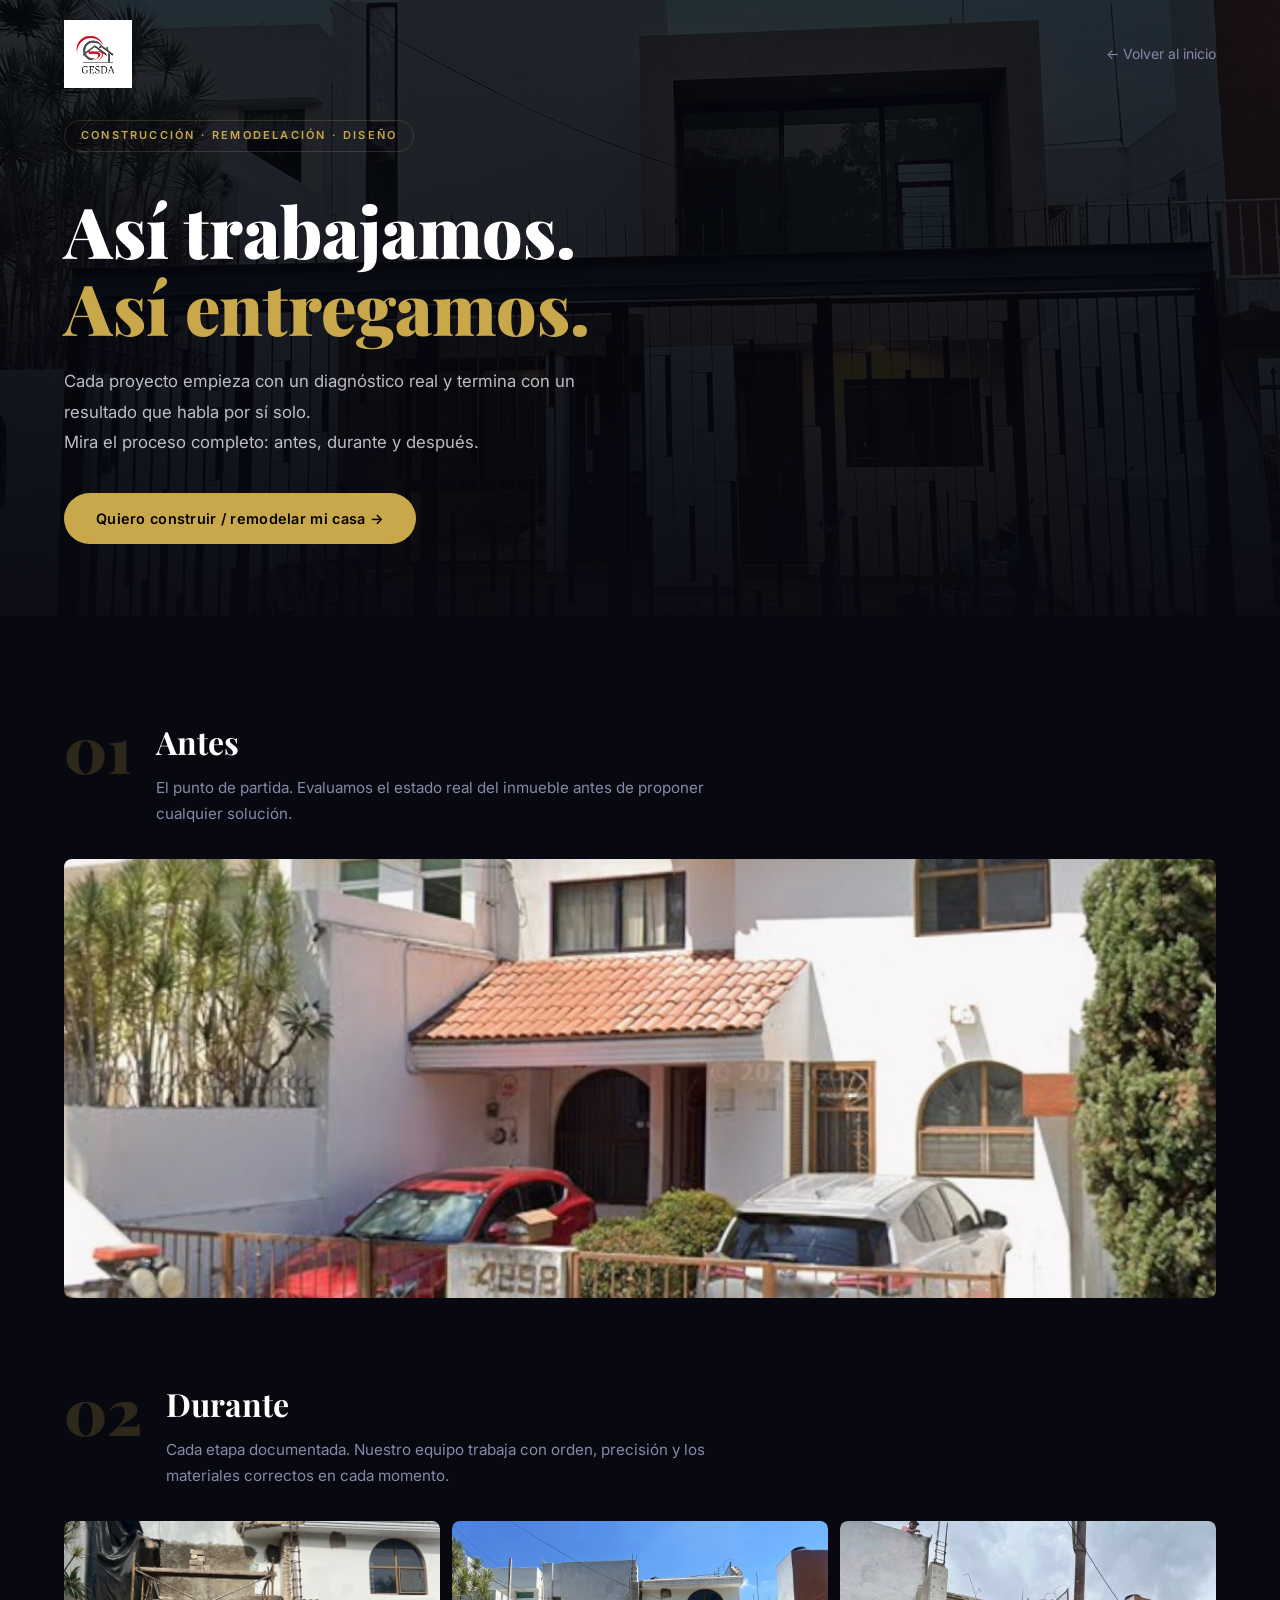
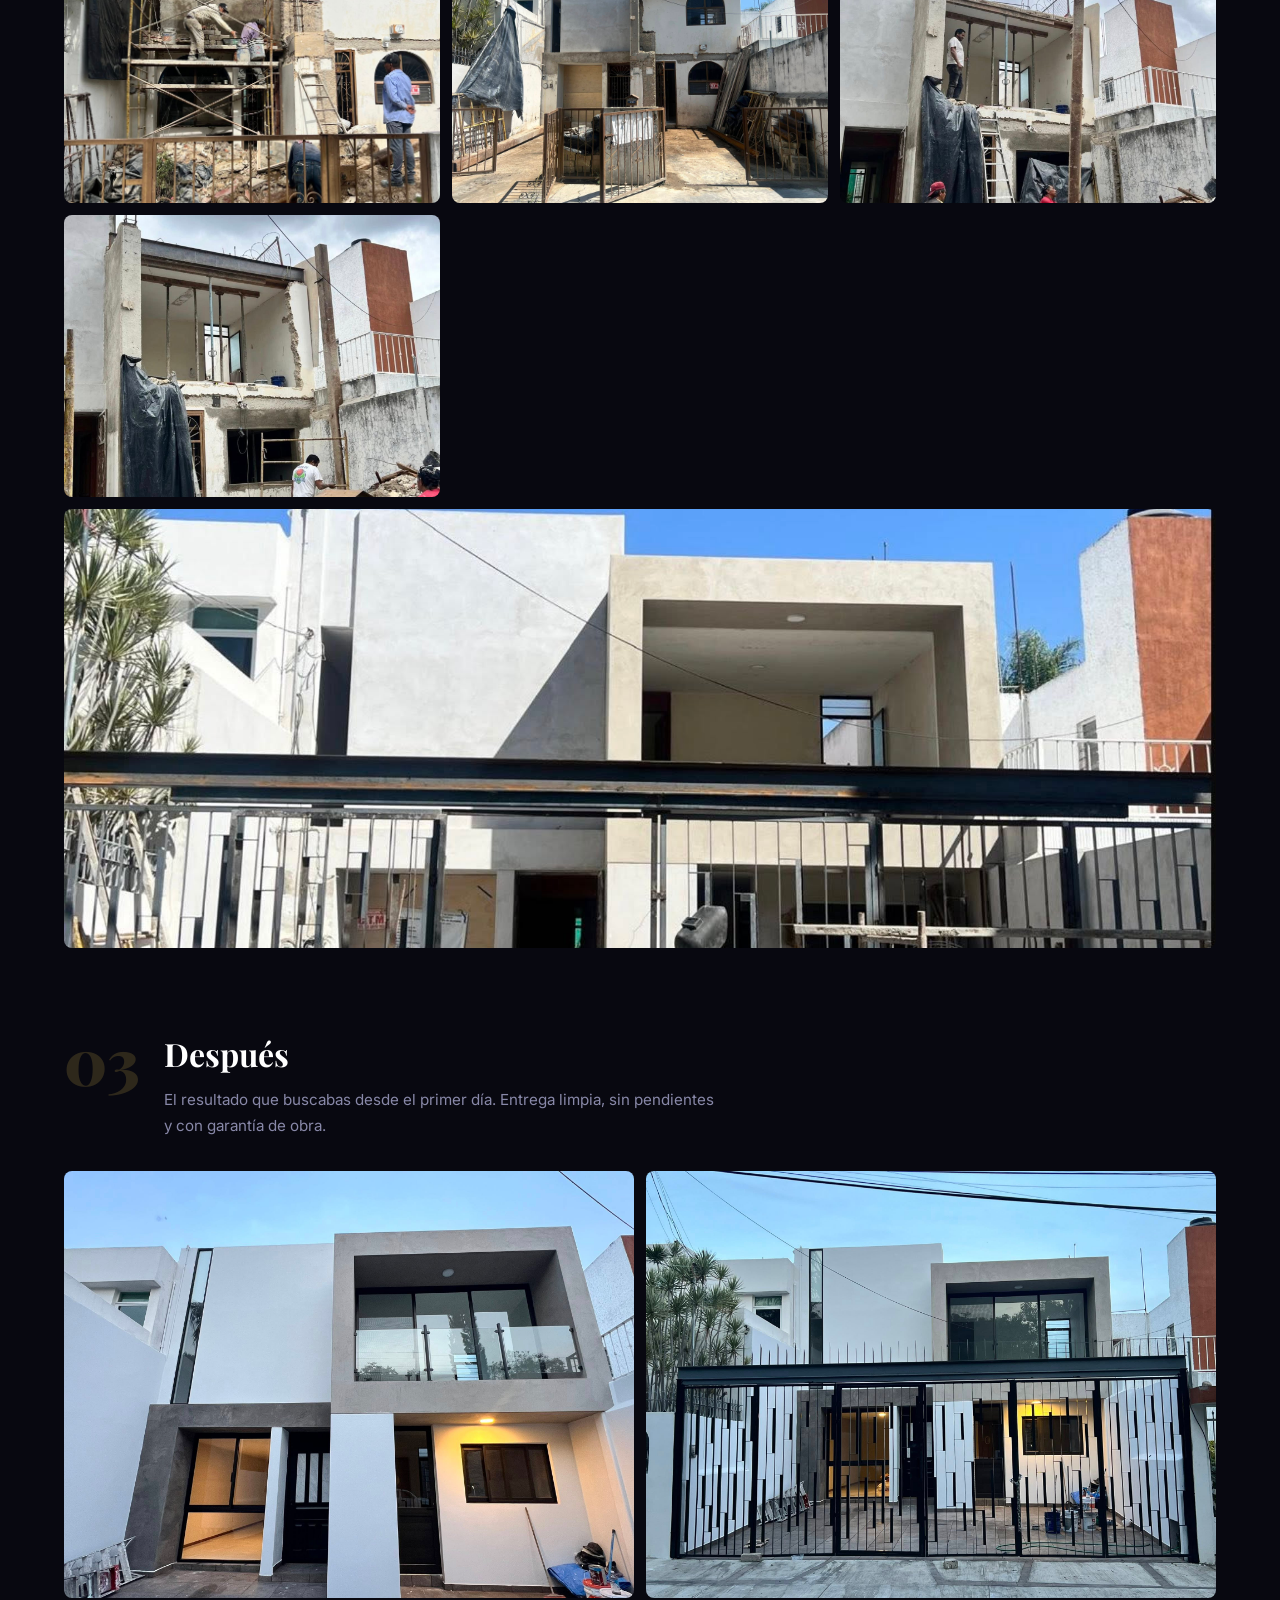
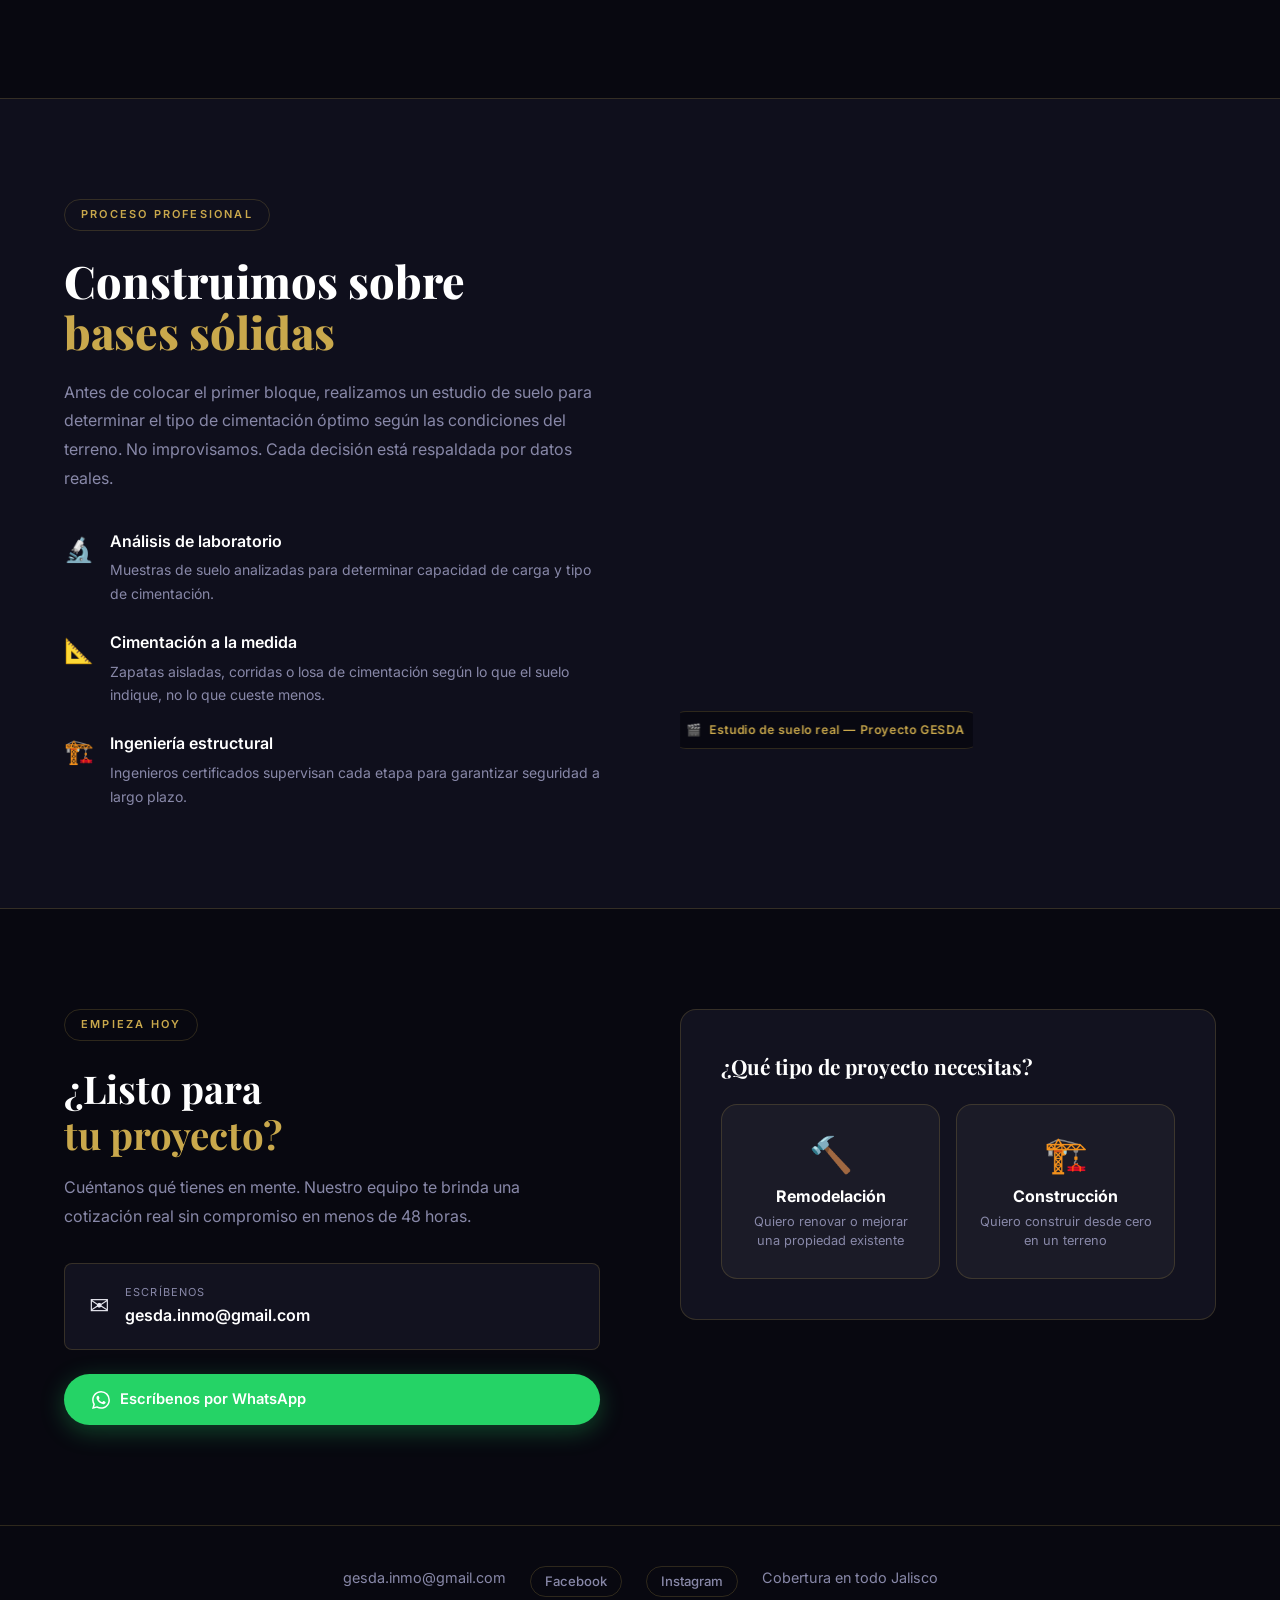
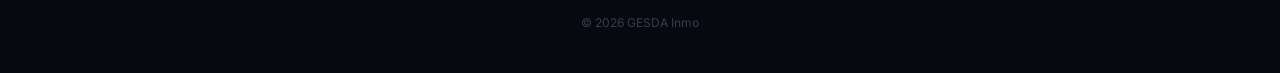
<file: construccion.html>
<!DOCTYPE html>
<html lang="es">
<head>
  <meta charset="UTF-8" />
  <meta name="viewport" content="width=device-width, initial-scale=1.0" />
  <title>Construcción y Remodelación | GESDA Constructora</title>
  <meta name="description" content="Mira el proceso real de una remodelación completa. Antes, durante y después. Construcción profesional en todo Jalisco." />
  <link rel="preconnect" href="https://fonts.googleapis.com" />
  <link href="https://fonts.googleapis.com/css2?family=Playfair+Display:wght@400;700;900&family=Inter:wght@300;400;500;600&display=swap" rel="stylesheet" />
  <link rel="stylesheet" href="assets/css/style.css" />
  <link rel="stylesheet" href="assets/css/construccion.css" />
  <!-- Facebook Pixel Code -->
  <script>
  !function(f,b,e,v,n,t,s)
  {if(f.fbq)return;n=f.fbq=function(){n.callMethod?
  n.callMethod.apply(n,arguments):n.queue.push(arguments)};
  if(!f._fbq)f._fbq=n;n.push=n;n.loaded=!0;n.version='2.0';
  n.queue=[];t=b.createElement(e);t.async=!0;
  t.src=v;s=b.getElementsByTagName(e)[0];
  s.parentNode.insertBefore(t,s)}(window,document,'script',
  'https://connect.facebook.net/en_US/fbevents.js');
  fbq('init', '3163393370716186');
  fbq('track', 'PageView');
  </script>
  <noscript>
    <img height="1" width="1" src="https://www.facebook.com/tr?id=3163393370716186&ev=PageView&noscript=1"/>
  </noscript>
  <!-- End Facebook Pixel Code -->
</head>
<body class="page-construccion">

  <!-- NAV -->
  <nav id="navbar" class="scrolled">
    <div class="nav-inner">
      <a href="index.html" class="nav-logo">
        <img src="assets/img/logo.png" alt="GESDA Constructora" />
      </a>
      <a href="index.html" class="nav-back">← Volver al inicio</a>
    </div>
  </nav>

  <!-- HERO -->
  <section class="const-hero">
    <div class="const-hero-bg">
      <img src="assets/img/cb-8.jpg" alt="Remodelación GESDA" />
      <div class="const-hero-overlay"></div>
    </div>
    <div class="const-hero-content">
      <span class="section-tag">Construcción · Remodelación · Diseño</span>
      <h1>Así trabajamos.<br /><span class="gold">Así entregamos.</span></h1>
      <p>
        Cada proyecto empieza con un diagnóstico real y termina con un resultado que habla por sí solo.<br />
        Mira el proceso completo: antes, durante y después.
      </p>
      <a href="#contacto-const" class="btn-primary">Quiero construir / remodelar mi casa →</a>
    </div>
  </section>

  <!-- ═══════════════════════════════
       GALERÍA — ANTES / PROCESO / DESPUÉS
       ═══════════════════════════════ -->
  <section class="gallery-phase-section">
    <div class="container">

      <!-- ANTES -->
      <div class="phase-block">
        <div class="phase-header">
          <span class="phase-num">01</span>
          <div>
            <h2 class="phase-title">Antes</h2>
            <p class="phase-sub">El punto de partida. Evaluamos el estado real del inmueble antes de proponer cualquier solución.</p>
          </div>
        </div>
        <div class="phase-grid phase-grid--1">
          <div class="phase-img phase-img--wide">
            <img src="assets/img/cb-1.jpg" alt="Estado inicial de la propiedad" loading="lazy" />
          </div>
        </div>
      </div>

      <!-- DURANTE -->
      <div class="phase-block">
        <div class="phase-header">
          <span class="phase-num">02</span>
          <div>
            <h2 class="phase-title">Durante</h2>
            <p class="phase-sub">Cada etapa documentada. Nuestro equipo trabaja con orden, precisión y los materiales correctos en cada momento.</p>
          </div>
        </div>
        <div class="phase-grid phase-grid--3">
          <div class="phase-img">
            <img src="assets/img/cb-2.jpg" alt="Inicio de obra" loading="lazy" />
          </div>
          <div class="phase-img">
            <img src="assets/img/cb-3.jpg" alt="Proceso de construcción" loading="lazy" />
          </div>
          <div class="phase-img">
            <img src="assets/img/cb-4.jpg" alt="Avance de obra" loading="lazy" />
          </div>
          <div class="phase-img">
            <img src="assets/img/cb-5.jpg" alt="Instalaciones y estructura" loading="lazy" />
          </div>
          <div class="phase-img phase-img--wide">
            <img src="assets/img/cb-6.jpg" alt="Acabados en proceso" loading="lazy" />
          </div>
        </div>
      </div>

      <!-- DESPUÉS -->
      <div class="phase-block">
        <div class="phase-header">
          <span class="phase-num">03</span>
          <div>
            <h2 class="phase-title">Después</h2>
            <p class="phase-sub">El resultado que buscabas desde el primer día. Entrega limpia, sin pendientes y con garantía de obra.</p>
          </div>
        </div>
        <div class="phase-grid phase-grid--2">
          <div class="phase-img">
            <img src="assets/img/cb-7.jpg" alt="Remodelación terminada" loading="lazy" />
          </div>
          <div class="phase-img">
            <img src="assets/img/cb-8.jpg" alt="Resultado final" loading="lazy" />
          </div>
        </div>
      </div>

    </div>
  </section>

  <!-- ═══════════════════════════════
       ESTUDIO DE SUELO
       ═══════════════════════════════ -->
  <section class="suelo-section">
    <div class="suelo-inner">

      <div class="suelo-text">
        <span class="section-tag">Proceso profesional</span>
        <h2>Construimos sobre<br /><span class="gold">bases sólidas</span></h2>
        <p>
          Antes de colocar el primer bloque, realizamos un estudio de suelo para determinar el tipo de cimentación óptimo según las condiciones del terreno. No improvisamos. Cada decisión está respaldada por datos reales.
        </p>
        <div class="suelo-features">
          <div class="suelo-feature">
            <div class="sf-icon">🔬</div>
            <div>
              <strong>Análisis de laboratorio</strong>
              <p>Muestras de suelo analizadas para determinar capacidad de carga y tipo de cimentación.</p>
            </div>
          </div>
          <div class="suelo-feature">
            <div class="sf-icon">📐</div>
            <div>
              <strong>Cimentación a la medida</strong>
              <p>Zapatas aisladas, corridas o losa de cimentación según lo que el suelo indique, no lo que cueste menos.</p>
            </div>
          </div>
          <div class="suelo-feature">
            <div class="sf-icon">🏗️</div>
            <div>
              <strong>Ingeniería estructural</strong>
              <p>Ingenieros certificados supervisan cada etapa para garantizar seguridad a largo plazo.</p>
            </div>
          </div>
        </div>
      </div>

      <div class="suelo-video-wrap">
        <video
          src="assets/video/estudio-suelo.mp4"
          autoplay muted loop playsinline
          class="suelo-video"
        ></video>
        <div class="suelo-video-badge">
          <span>🎬</span>
          Estudio de suelo real — Proyecto GESDA
        </div>
      </div>

    </div>
  </section>

  <!-- ═══════════════════════════════
       FORMULARIO DINÁMICO
       ═══════════════════════════════ -->
  <section id="contacto-const" class="const-cta-section">
    <div class="container">
      <div class="const-cta-grid">

        <div class="const-cta-text">
          <span class="section-tag">Empieza hoy</span>
          <h2>¿Listo para<br /><span class="gold">tu proyecto?</span></h2>
          <p>
            Cuéntanos qué tienes en mente. Nuestro equipo te brinda una cotización real sin compromiso en menos de 48 horas.
          </p>
          <div class="const-cta-items">
            <a href="mailto:gesda.inmo@gmail.com" class="contact-item">
              <div class="contact-icon">✉️</div>
              <div>
                <div class="contact-label">Escríbenos</div>
                <div class="contact-value">gesda.inmo@gmail.com</div>
              </div>
            </a>
            <a href="https://wa.me/523334760271?text=Hola%2C%20me%20interesa%20construir%20o%20remodelar%20mi%20casa.%20%C2%BFMe%20pueden%20dar%20m%C3%A1s%20informaci%C3%B3n%3F" target="_blank" rel="noopener" class="btn-whatsapp">
              <svg xmlns="http://www.w3.org/2000/svg" width="18" height="18" viewBox="0 0 24 24" fill="currentColor"><path d="M17.472 14.382c-.297-.149-1.758-.867-2.03-.967-.273-.099-.471-.148-.67.15-.197.297-.767.966-.94 1.164-.173.199-.347.223-.644.075-.297-.15-1.255-.463-2.39-1.475-.883-.788-1.48-1.761-1.653-2.059-.173-.297-.018-.458.13-.606.134-.133.298-.347.446-.52.149-.174.198-.298.298-.497.099-.198.05-.371-.025-.52-.075-.149-.669-1.612-.916-2.207-.242-.579-.487-.5-.669-.51-.173-.008-.371-.01-.57-.01-.198 0-.52.074-.792.372-.272.297-1.04 1.016-1.04 2.479 0 1.462 1.065 2.875 1.213 3.074.149.198 2.096 3.2 5.077 4.487.709.306 1.262.489 1.694.625.712.227 1.36.195 1.871.118.571-.085 1.758-.719 2.006-1.413.248-.694.248-1.289.173-1.413-.074-.124-.272-.198-.57-.347m-5.421 7.403h-.004a9.87 9.87 0 01-5.031-1.378l-.361-.214-3.741.982.998-3.648-.235-.374a9.86 9.86 0 01-1.51-5.26c.001-5.45 4.436-9.884 9.888-9.884 2.64 0 5.122 1.03 6.988 2.898a9.825 9.825 0 012.893 6.994c-.003 5.45-4.437 9.884-9.885 9.884m8.413-18.297A11.815 11.815 0 0012.05 0C5.495 0 .16 5.335.157 11.892c0 2.096.547 4.142 1.588 5.945L.057 24l6.305-1.654a11.882 11.882 0 005.683 1.448h.005c6.554 0 11.89-5.335 11.893-11.893a11.821 11.821 0 00-3.48-8.413z"/></svg>
              Escríbenos por WhatsApp
            </a>
          </div>
        </div>

        <!-- FORMULARIO DINÁMICO -->
        <div class="const-form-wrap">
          <form id="constForm">

            <!-- PASO 0: Tipo de proyecto -->
            <div id="step-tipo">
              <h3>¿Qué tipo de proyecto necesitas?</h3>
              <div class="tipo-cards">
                <button type="button" class="tipo-card" data-tipo="remodelacion">
                  <span class="tipo-icon">🔨</span>
                  <strong>Remodelación</strong>
                  <p>Quiero renovar o mejorar una propiedad existente</p>
                </button>
                <button type="button" class="tipo-card" data-tipo="construccion">
                  <span class="tipo-icon">🏗️</span>
                  <strong>Construcción</strong>
                  <p>Quiero construir desde cero en un terreno</p>
                </button>
              </div>
            </div>

            <!-- PASO 1A: Remodelación — solo datos de contacto -->
            <div id="step-remodelacion" class="form-step hidden">
              <div class="step-back"><button type="button" id="backRemo">← Cambiar selección</button></div>
              <h3>Remodelación</h3>
              <p class="step-intro">Déjanos tus datos y un especialista te contactará para conocer tu proyecto.</p>

              <div class="fgroup">
                <label>¿Qué área quieres remodelar?</label>
                <select name="area_remo">
                  <option value="">Selecciona</option>
                  <option>Fachada</option>
                  <option>Cocina</option>
                  <option>Baño</option>
                  <option>Interior completo</option>
                  <option>Toda la casa</option>
                  <option>Otro</option>
                </select>
              </div>

              <div class="fgroup fgroup--half">
                <div>
                  <label>Nombre *</label>
                  <input type="text" name="nombre_remo" placeholder="Tu nombre" />
                </div>
                <div>
                  <label>Teléfono *</label>
                  <input type="tel" name="telefono_remo" placeholder="10 dígitos" />
                </div>
              </div>

              <div class="fgroup">
                <label>Municipio / Zona</label>
                <input type="text" name="municipio_remo" placeholder="Ej. Guadalajara, Zapopan..." />
              </div>

              <div class="fgroup">
                <label>Cuéntanos tu proyecto (opcional)</label>
                <textarea name="desc_remo" rows="3" placeholder="Describe qué quieres lograr..."></textarea>
              </div>

              <button type="submit" class="btn-primary btn-full" data-action="remodelacion">
                Solicitar cotización de remodelación →
              </button>
              <p class="form-note">Sin compromiso · Respuesta en 48 hrs · Todo Jalisco</p>
            </div>

            <!-- PASO 1B: Construcción — preguntas específicas -->
            <div id="step-construccion" class="form-step hidden">
              <div class="step-back"><button type="button" id="backCons">← Cambiar selección</button></div>
              <h3>Construcción desde cero</h3>

              <div class="fgroup">
                <label>¿Ya cuentas con un terreno para construir? *</label>
                <select name="tiene_terreno" id="selectTerreno">
                  <option value="">Selecciona</option>
                  <option value="si">Sí, ya tengo terreno</option>
                  <option value="no">No, aún no tengo terreno</option>
                </select>
              </div>

              <!-- Sub-preguntas si tiene terreno -->
              <div id="terreno-datos" class="sub-group hidden">
                <div class="fgroup fgroup--half">
                  <div>
                    <label>Medidas del terreno</label>
                    <input type="text" name="medidas" placeholder="Ej. 10 x 20 m" />
                  </div>
                  <div>
                    <label>Ubicación / Municipio</label>
                    <input type="text" name="ubicacion" placeholder="Ej. Zapopan, Tlaquepaque..." />
                  </div>
                </div>
              </div>

              <div class="fgroup">
                <label>¿Cuentas con el recurso para la construcción? *</label>
                <select name="recurso" id="selectRecurso">
                  <option value="">Selecciona</option>
                  <option value="propio">Sí, tengo recurso propio</option>
                  <option value="credito">Necesito un crédito</option>
                </select>
              </div>

              <!-- Sub-preguntas si es crédito -->
              <div id="credito-datos" class="sub-group hidden">
                <div class="fgroup">
                  <label>¿De qué institución es el crédito?</label>
                  <select name="institucion">
                    <option value="">Selecciona</option>
                    <option>Bancario (banco privado)</option>
                    <option>INFONAVIT</option>
                    <option>FOVISSSTE</option>
                    <option>Aún no lo sé</option>
                  </select>
                </div>
              </div>

              <div class="fgroup">
                <label>¿Ya cuentas con proyecto constructivo / arquitectónico?</label>
                <select name="tiene_proyecto">
                  <option value="">Selecciona</option>
                  <option>Sí, ya tengo proyecto</option>
                  <option>No, lo desarrollamos juntos</option>
                  <option>Tengo ideas pero nada formal</option>
                </select>
              </div>

              <div class="fgroup fgroup--half">
                <div>
                  <label>Nombre *</label>
                  <input type="text" name="nombre_cons" placeholder="Tu nombre" />
                </div>
                <div>
                  <label>Teléfono *</label>
                  <input type="tel" name="telefono_cons" placeholder="10 dígitos" />
                </div>
              </div>

              <div class="fgroup">
                <label>Comentarios adicionales (opcional)</label>
                <textarea name="desc_cons" rows="2" placeholder="Algo más que quieras comentarnos..."></textarea>
              </div>

              <button type="submit" class="btn-primary btn-full" data-action="construccion">
                Solicitar cotización de construcción →
              </button>
              <p class="form-note">Sin compromiso · Respuesta en 48 hrs · Todo Jalisco</p>
            </div>

          </form>
        </div>

      </div>
    </div>
  </section>

  <!-- FOOTER -->
  <footer class="footer-min">
    <div class="footer-min-inner">
      <div class="footer-min-links">
        <a href="mailto:gesda.inmo@gmail.com">gesda.inmo@gmail.com</a>
        <a href="https://www.facebook.com/profile.php?id=61568386003409" target="_blank" rel="noopener" class="footer-social">Facebook</a>
        <a href="https://www.instagram.com/gesda_constuctora" target="_blank" rel="noopener" class="footer-social">Instagram</a>
        <span>Cobertura en todo Jalisco</span>
      </div>
      <p>© 2026 GESDA Inmo</p>
    </div>
  </footer>

  <!-- Toast de notificación -->
  <div id="toast" style="
    display:none; position:fixed; bottom:32px; left:50%; transform:translateX(-50%);
    background:#1a1a2e; border:1px solid var(--gold); color:#fff;
    padding:16px 28px; border-radius:100px; font-size:0.95rem;
    z-index:9999; box-shadow:0 8px 32px rgba(0,0,0,0.5); white-space:nowrap;
  "></div>

  <script src="assets/js/main.js"></script>
  <script>
    // Fuerza reproducción del video estudio de suelo
    const sueloVid = document.querySelector('.suelo-video');
    if (sueloVid) sueloVid.play().catch(() => {});

    // ─── TOAST ───
    function showToast(msg, ok) {
      const t = document.getElementById('toast');
      t.textContent = msg;
      t.style.display = 'block';
      t.style.borderColor = ok ? 'var(--gold)' : '#e55';
      setTimeout(() => { t.style.display = 'none'; }, 5000);
    }

    // ─── ENVÍO A FORMSUBMIT ───
    async function enviarCorreo(payload, submitBtn) {
      submitBtn.textContent = 'Enviando…';
      submitBtn.disabled = true;
      try {
        const res  = await fetch('https://formsubmit.co/ajax/gesda.inmo@gmail.com', {
          method:  'POST',
          headers: { 'Content-Type': 'application/json', 'Accept': 'application/json' },
          body:    JSON.stringify({ ...payload, _captcha: 'false', _template: 'table' }),
        });
        const json = await res.json();
        if (json.success === 'true' || json.success === true) {
          fbq('track', 'Lead');
          showToast('✓ Mensaje enviado — te contactamos en menos de 48 hrs', true);
          document.getElementById('constForm').reset();
          // Vuelve al paso inicial
          stepRemo.classList.add('hidden');
          stepCons.classList.add('hidden');
          stepTipo.classList.remove('hidden');
        } else {
          throw new Error('error');
        }
      } catch {
        showToast('⚠ No se pudo enviar. Escríbenos a gesda.inmo@gmail.com', false);
      } finally {
        submitBtn.textContent = submitBtn.dataset.label;
        submitBtn.disabled = false;
      }
    }

    // ─── FORMULARIO DINÁMICO ───
    const tipoBtns      = document.querySelectorAll('.tipo-card');
    const stepTipo      = document.getElementById('step-tipo');
    const stepRemo      = document.getElementById('step-remodelacion');
    const stepCons      = document.getElementById('step-construccion');
    const selectTerreno = document.getElementById('selectTerreno');
    const terrenoDatos  = document.getElementById('terreno-datos');
    const selectRecurso = document.getElementById('selectRecurso');
    const creditoDatos  = document.getElementById('credito-datos');

    // Guarda label original de los botones de submit
    document.querySelectorAll('#constForm button[type="submit"]').forEach(b => {
      b.dataset.label = b.textContent;
    });

    tipoBtns.forEach(btn => {
      btn.addEventListener('click', () => {
        tipoBtns.forEach(b => b.classList.remove('selected'));
        btn.classList.add('selected');
        stepTipo.classList.add('hidden');
        if (btn.dataset.tipo === 'remodelacion') {
          stepRemo.classList.remove('hidden');
          stepCons.classList.add('hidden');
        } else {
          stepCons.classList.remove('hidden');
          stepRemo.classList.add('hidden');
        }
      });
    });

    document.getElementById('backRemo').addEventListener('click', () => {
      stepRemo.classList.add('hidden');
      stepTipo.classList.remove('hidden');
    });
    document.getElementById('backCons').addEventListener('click', () => {
      stepCons.classList.add('hidden');
      stepTipo.classList.remove('hidden');
    });

    selectTerreno.addEventListener('change', () => {
      terrenoDatos.classList.toggle('hidden', selectTerreno.value !== 'si');
    });
    selectRecurso.addEventListener('change', () => {
      creditoDatos.classList.toggle('hidden', selectRecurso.value !== 'credito');
    });

    // ─── SUBMIT ───
    document.getElementById('constForm').addEventListener('submit', function(e) {
      e.preventDefault();
      const d      = new FormData(this);
      const btn    = e.submitter;
      const tipo   = btn ? btn.dataset.action : '';

      if (tipo === 'remodelacion') {
        enviarCorreo({
          _subject:           `Solicitud de REMODELACIÓN — ${d.get('nombre_remo') || '—'}`,
          Tipo:               'Remodelación',
          'Área a remodelar': d.get('area_remo')      || '—',
          Nombre:             d.get('nombre_remo')    || '—',
          Teléfono:           d.get('telefono_remo')  || '—',
          Municipio:          d.get('municipio_remo') || '—',
          Descripción:        d.get('desc_remo')      || '—',
        }, btn);
      } else {
        enviarCorreo({
          _subject:                   `Solicitud de CONSTRUCCIÓN — ${d.get('nombre_cons') || '—'}`,
          Tipo:                       'Construcción desde cero',
          'Tiene terreno':            d.get('tiene_terreno') === 'si' ? 'Sí' : 'No',
          'Medidas del terreno':      d.get('medidas')        || '—',
          'Ubicación':                d.get('ubicacion')      || '—',
          'Recurso':                  d.get('recurso')        || '—',
          'Institución de crédito':   d.get('institucion')    || '—',
          'Proyecto arquitectónico':  d.get('tiene_proyecto') || '—',
          Nombre:                     d.get('nombre_cons')    || '—',
          Teléfono:                   d.get('telefono_cons')  || '—',
          Comentarios:                d.get('desc_cons')      || '—',
        }, btn);
      }
    });
  </script>
</body>
</html>
</file>
<file: assets/css/style.css>
/* =========================================
   GESDA CONSTRUCTORA — PREMIUM WEB
   ========================================= */

:root {
  --gold: #c9a84c;
  --gold-light: #e8c97a;
  --gold-dim: rgba(201, 168, 76, 0.15);
  --dark: #080810;
  --dark-2: #0f0f1c;
  --dark-3: #161625;
  --dark-card: #12121f;
  --border: rgba(201, 168, 76, 0.2);
  --text: #e8e8f0;
  --text-muted: #8888a8;
  --white: #ffffff;
  --font-head: 'Playfair Display', Georgia, serif;
  --font-body: 'Inter', system-ui, sans-serif;
  --radius: 16px;
  --radius-sm: 8px;
  --transition: 0.4s cubic-bezier(0.25, 0.46, 0.45, 0.94);
}

*, *::before, *::after { box-sizing: border-box; margin: 0; padding: 0; }

html {
  scroll-behavior: smooth;
  font-size: 16px;
}

body {
  background: var(--dark);
  color: var(--text);
  font-family: var(--font-body);
  line-height: 1.6;
  overflow-x: hidden;
}

a { color: inherit; text-decoration: none; }
img { display: block; width: 100%; height: 100%; object-fit: cover; }

/* ─── UTILITIES ─── */
.container {
  max-width: 1200px;
  margin: 0 auto;
  padding: 0 24px;
}

.gold { color: var(--gold); }

.section-tag {
  display: inline-block;
  font-size: 11px;
  font-weight: 600;
  letter-spacing: 0.2em;
  text-transform: uppercase;
  color: var(--gold);
  border: 1px solid var(--border);
  padding: 6px 16px;
  border-radius: 100px;
  margin-bottom: 24px;
}

.section-title {
  font-family: var(--font-head);
  font-size: clamp(2rem, 4vw, 3.2rem);
  font-weight: 700;
  line-height: 1.15;
  color: var(--white);
  margin-bottom: 20px;
}

.section-sub {
  font-size: 1.05rem;
  color: var(--text-muted);
  max-width: 680px;
  line-height: 1.8;
  margin-bottom: 56px;
}

/* ─── BUTTONS ─── */
.btn-primary {
  display: inline-block;
  background: var(--gold);
  color: #000;
  font-weight: 600;
  font-size: 0.9rem;
  padding: 14px 32px;
  border-radius: 100px;
  transition: var(--transition);
  letter-spacing: 0.02em;
  cursor: pointer;
  border: none;
}
.btn-primary:hover {
  background: var(--gold-light);
  transform: translateY(-2px);
  box-shadow: 0 12px 40px rgba(201, 168, 76, 0.35);
}

.btn-outline {
  display: inline-block;
  border: 1px solid var(--border);
  color: var(--text);
  font-weight: 500;
  font-size: 0.9rem;
  padding: 14px 32px;
  border-radius: 100px;
  transition: var(--transition);
  cursor: pointer;
}
.btn-outline:hover {
  border-color: var(--gold);
  color: var(--gold);
  transform: translateY(-2px);
}

.btn-large { padding: 18px 44px; font-size: 1rem; }
.btn-full { width: 100%; text-align: center; }

/* ─── NAV ─── */
#navbar {
  position: fixed;
  top: 0;
  left: 0;
  right: 0;
  z-index: 1000;
  padding: 20px 0;
  transition: background 0.4s, padding 0.4s, box-shadow 0.4s;
}

#navbar.scrolled {
  background: rgba(8, 8, 16, 0.95);
  backdrop-filter: blur(20px);
  padding: 12px 0;
  box-shadow: 0 1px 0 var(--border);
}

.nav-inner {
  max-width: 1200px;
  margin: 0 auto;
  padding: 0 24px;
  display: flex;
  align-items: center;
  justify-content: space-between;
  gap: 32px;
}

.nav-logo img {
  height: 68px;
  width: auto;
  object-fit: contain;
  mix-blend-mode: multiply;
  filter: contrast(1.1) brightness(1.05);
}

.nav-links {
  display: flex;
  align-items: center;
  gap: 36px;
  list-style: none;
}

.nav-links a {
  font-size: 0.9rem;
  font-weight: 500;
  color: var(--text-muted);
  transition: color 0.3s;
}

.nav-links a:hover { color: var(--white); }

.nav-cta {
  background: var(--gold) !important;
  color: #000 !important;
  font-weight: 600 !important;
  padding: 10px 24px;
  border-radius: 100px;
  transition: var(--transition) !important;
}
.nav-cta:hover {
  background: var(--gold-light) !important;
  box-shadow: 0 8px 24px rgba(201, 168, 76, 0.3);
  transform: translateY(-1px);
}

.nav-toggle {
  display: none;
  flex-direction: column;
  gap: 5px;
  background: none;
  border: none;
  cursor: pointer;
  padding: 4px;
}
.nav-toggle span {
  display: block;
  width: 24px;
  height: 2px;
  background: var(--text);
  border-radius: 2px;
  transition: 0.3s;
}

/* ─── HERO ─── */
.hero {
  position: relative;
  min-height: 100vh;
  display: flex;
  align-items: center;
  justify-content: center;
  overflow: hidden;
}

.hero-bg {
  position: absolute;
  inset: 0;
}

.hero-gradient {
  position: absolute;
  inset: 0;
  background:
    radial-gradient(ellipse 80% 60% at 50% 0%, rgba(201, 168, 76, 0.12) 0%, transparent 60%),
    radial-gradient(ellipse 60% 80% at 80% 100%, rgba(100, 80, 200, 0.08) 0%, transparent 50%),
    linear-gradient(180deg, #080810 0%, #0a0a18 100%);
}

.hero-particles {
  position: absolute;
  inset: 0;
  overflow: hidden;
}

.hero-content {
  position: relative;
  z-index: 2;
  text-align: center;
  padding: 120px 24px 80px;
  max-width: 900px;
}

.hero-badge {
  display: inline-block;
  font-size: 11px;
  font-weight: 600;
  letter-spacing: 0.25em;
  text-transform: uppercase;
  color: var(--gold);
  border: 1px solid var(--border);
  padding: 8px 20px;
  border-radius: 100px;
  margin-bottom: 32px;
  background: rgba(201, 168, 76, 0.06);
}

.hero-title {
  font-family: var(--font-head);
  font-size: clamp(3rem, 7vw, 6rem);
  font-weight: 900;
  line-height: 1.05;
  color: var(--white);
  margin-bottom: 28px;
}

.hero-sub {
  font-size: clamp(1rem, 2vw, 1.2rem);
  color: var(--text-muted);
  line-height: 1.8;
  margin-bottom: 48px;
}

.hero-ctas {
  display: flex;
  gap: 16px;
  justify-content: center;
  flex-wrap: wrap;
}

.hero-scroll-hint {
  position: absolute;
  bottom: 40px;
  left: 50%;
  transform: translateX(-50%);
  display: flex;
  flex-direction: column;
  align-items: center;
  gap: 8px;
  color: var(--text-muted);
  font-size: 11px;
  letter-spacing: 0.15em;
  text-transform: uppercase;
  opacity: 0.7;
}

.scroll-arrow {
  width: 20px;
  height: 20px;
  border-right: 2px solid var(--gold);
  border-bottom: 2px solid var(--gold);
  transform: rotate(45deg);
  animation: bounce 2s infinite;
}

@keyframes bounce {
  0%, 100% { transform: rotate(45deg) translateY(0); }
  50% { transform: rotate(45deg) translateY(4px); }
}

/* ─── STATS ─── */
.stats-section {
  padding: 100px 0;
  background: var(--dark-2);
  position: relative;
}

.stats-section::before {
  content: '';
  position: absolute;
  top: 0;
  left: 0;
  right: 0;
  height: 1px;
  background: linear-gradient(90deg, transparent, var(--gold), transparent);
}

.stats-grid {
  display: grid;
  grid-template-columns: repeat(4, 1fr);
  gap: 24px;
}

.stat-card {
  background: var(--dark-card);
  border: 1px solid var(--border);
  border-radius: var(--radius);
  padding: 40px 24px;
  text-align: center;
  position: relative;
  overflow: hidden;
  transition: var(--transition);
}

.stat-card::before {
  content: '';
  position: absolute;
  top: 0;
  left: 0;
  right: 0;
  height: 2px;
  background: linear-gradient(90deg, transparent, var(--gold), transparent);
  opacity: 0;
  transition: opacity 0.4s;
}

.stat-card:hover { transform: translateY(-4px); border-color: var(--gold); }
.stat-card:hover::before { opacity: 1; }

.stat-number {
  font-family: var(--font-head);
  font-size: 3.5rem;
  font-weight: 900;
  color: var(--gold);
  display: inline;
}
.stat-plus {
  font-family: var(--font-head);
  font-size: 2rem;
  font-weight: 700;
  color: var(--gold);
  display: inline;
}
.stat-label {
  font-size: 0.85rem;
  color: var(--text-muted);
  margin-top: 8px;
}
.stat-label-big {
  font-family: var(--font-head);
  font-size: 1.8rem;
  font-weight: 700;
  color: var(--white);
  margin-top: 4px;
}
.stat-icon { font-size: 2rem; margin-bottom: 8px; }
.stat-note {
  font-size: 0.75rem;
  color: var(--gold);
  margin-top: 6px;
  letter-spacing: 0.05em;
}

/* ─── SERVICES ─── */
.services-section {
  padding: 100px 0;
  background: var(--dark);
}

.services-section .container {
  text-align: center;
  margin-bottom: 80px;
}

.service-block {
  max-width: 1200px;
  margin: 0 auto 100px;
  padding: 0 24px;
  display: grid;
  grid-template-columns: 1fr 1fr;
  gap: 80px;
  align-items: center;
}

.service-block--left { direction: ltr; }

.service-media {
  position: relative;
  border-radius: var(--radius);
  overflow: hidden;
  aspect-ratio: 4/3;
}

.service-media img {
  width: 100%;
  height: 100%;
  object-fit: cover;
  transition: transform 0.6s;
}
.service-media:hover img { transform: scale(1.04); }

.service-media-badge {
  position: absolute;
  bottom: 16px;
  left: 16px;
  background: rgba(8, 8, 16, 0.85);
  border: 1px solid var(--border);
  color: var(--gold);
  font-size: 12px;
  font-weight: 600;
  letter-spacing: 0.1em;
  padding: 6px 14px;
  border-radius: 100px;
  backdrop-filter: blur(8px);
}

.fachada-gallery {
  width: 100%;
  height: 100%;
  display: flex;
  flex-direction: column;
  gap: 8px;
}

.fachada-main {
  flex: 1;
  border-radius: 12px 12px 0 0;
  min-height: 0;
}

.fachada-thumbs {
  display: grid;
  grid-template-columns: 1fr 1fr;
  gap: 8px;
  height: 120px;
}

.fachada-thumbs img {
  border-radius: 0 0 12px 12px;
  object-fit: cover;
}

.service-text { padding: 24px 0; }

.service-num {
  font-family: var(--font-head);
  font-size: 5rem;
  font-weight: 900;
  color: var(--border);
  line-height: 1;
  margin-bottom: 8px;
  user-select: none;
}

.service-text h3 {
  font-family: var(--font-head);
  font-size: clamp(1.8rem, 3vw, 2.6rem);
  font-weight: 700;
  color: var(--white);
  line-height: 1.2;
  margin-bottom: 20px;
}

.service-text p {
  font-size: 1rem;
  color: var(--text-muted);
  line-height: 1.8;
  margin-bottom: 24px;
}

.service-list {
  list-style: none;
  margin-bottom: 32px;
}

.service-list li {
  font-size: 0.9rem;
  color: var(--text);
  padding: 10px 0;
  border-bottom: 1px solid rgba(255,255,255,0.06);
  display: flex;
  align-items: center;
  gap: 10px;
}

.service-list li::before {
  content: '';
  display: inline-block;
  width: 6px;
  height: 6px;
  border-radius: 50%;
  background: var(--gold);
  flex-shrink: 0;
}

/* ─── VIDEO SCROLL (APPLE EFFECT) ─── */
.video-scroll-section {
  position: relative;
}

.video-scroll-sticky {
  position: sticky;
  top: 0;
  height: 100vh;
  overflow: hidden;
  display: flex;
  align-items: center;
  justify-content: center;
}

.video-scroll-sticky video {
  position: absolute;
  inset: 0;
  width: 100%;
  height: 100%;
  object-fit: cover;
}

.video-overlay {
  position: absolute;
  inset: 0;
  background: linear-gradient(
    135deg,
    rgba(8, 8, 16, 0.85) 0%,
    rgba(8, 8, 16, 0.55) 50%,
    rgba(8, 8, 16, 0.75) 100%
  );
}

.video-scroll-spacer {
  height: 400vh;
}

.video-scroll-text {
  position: relative;
  z-index: 2;
  max-width: 680px;
  padding: 48px;
  pointer-events: none;
}

.video-step {
  opacity: 0;
  transform: translateY(30px);
  transition: opacity 0.6s, transform 0.6s;
  position: absolute;
  top: 50%;
  left: 50%;
  transform: translate(-50%, -50%) translateY(30px);
  width: 100%;
  text-align: center;
  pointer-events: none;
}

.video-step.active {
  opacity: 1;
  transform: translate(-50%, -50%) translateY(0);
  pointer-events: auto;
}

.video-step h2 {
  font-family: var(--font-head);
  font-size: clamp(1.8rem, 4vw, 3rem);
  font-weight: 700;
  color: var(--white);
  line-height: 1.2;
  margin-bottom: 20px;
}

.video-step p {
  font-size: 1.05rem;
  color: rgba(232, 232, 240, 0.85);
  line-height: 1.8;
  margin-bottom: 32px;
}

.video-step .btn-primary { pointer-events: auto; }

/* ─── WHY ─── */
.why-section {
  padding: 100px 0;
  background: var(--dark-2);
  text-align: center;
}

.why-grid {
  display: grid;
  grid-template-columns: repeat(3, 1fr);
  gap: 24px;
  text-align: left;
}

.why-card {
  background: var(--dark-card);
  border: 1px solid var(--border);
  border-radius: var(--radius);
  padding: 36px 28px;
  transition: var(--transition);
}

.why-card:hover {
  border-color: var(--gold);
  transform: translateY(-4px);
  box-shadow: 0 20px 60px rgba(0,0,0,0.4);
}

.why-icon {
  font-size: 2rem;
  margin-bottom: 16px;
}

.why-card h4 {
  font-family: var(--font-head);
  font-size: 1.15rem;
  font-weight: 600;
  color: var(--white);
  margin-bottom: 12px;
}

.why-card p {
  font-size: 0.9rem;
  color: var(--text-muted);
  line-height: 1.7;
}

/* ─── GALLERY ─── */
.gallery-section {
  padding: 100px 0;
  background: var(--dark);
}

.gallery-section .container {
  text-align: center;
  margin-bottom: 60px;
}

.gallery-grid {
  display: grid;
  grid-template-columns: repeat(3, 1fr);
  grid-template-rows: auto;
  gap: 12px;
  max-width: 1400px;
  margin: 0 auto;
  padding: 0 24px;
}

.gallery-item {
  position: relative;
  overflow: hidden;
  border-radius: var(--radius-sm);
  aspect-ratio: 4/3;
  cursor: pointer;
}

.gallery-item.large {
  grid-column: span 2;
  aspect-ratio: 16/9;
}

.gallery-item img {
  transition: transform 0.6s;
}
.gallery-item:hover img { transform: scale(1.06); }

.gallery-caption {
  position: absolute;
  bottom: 0;
  left: 0;
  right: 0;
  padding: 32px 20px 16px;
  background: linear-gradient(transparent, rgba(8,8,16,0.9));
  color: var(--text);
  font-size: 0.85rem;
  font-weight: 500;
  transform: translateY(100%);
  transition: transform 0.4s;
}

.gallery-item:hover .gallery-caption { transform: translateY(0); }

/* ─── CTA BANNER ─── */
.cta-banner {
  padding: 120px 0;
  position: relative;
  overflow: hidden;
  text-align: center;
}

.cta-bg {
  position: absolute;
  inset: 0;
  background:
    radial-gradient(ellipse 70% 80% at 50% 50%, rgba(201, 168, 76, 0.1) 0%, transparent 70%),
    var(--dark-3);
}

.cta-inner {
  position: relative;
  z-index: 2;
}

.cta-banner h2 {
  font-family: var(--font-head);
  font-size: clamp(2rem, 4vw, 3.5rem);
  font-weight: 700;
  color: var(--white);
  margin-bottom: 20px;
  line-height: 1.2;
}

.cta-banner p {
  font-size: 1.1rem;
  color: var(--text-muted);
  max-width: 560px;
  margin: 0 auto 48px;
  line-height: 1.7;
}

.cta-actions {
  display: flex;
  gap: 16px;
  justify-content: center;
  flex-wrap: wrap;
}

/* ─── CONTACT ─── */
.contact-section {
  padding: 100px 0;
  background: var(--dark-2);
}

.contact-grid {
  display: grid;
  grid-template-columns: 1fr 1fr;
  gap: 80px;
  align-items: start;
}

.contact-info h2 {
  font-family: var(--font-head);
  font-size: clamp(2rem, 3vw, 2.8rem);
  font-weight: 700;
  color: var(--white);
  margin-bottom: 16px;
  line-height: 1.2;
}

.contact-info p {
  font-size: 1rem;
  color: var(--text-muted);
  line-height: 1.8;
  margin-bottom: 40px;
}

.contact-items {
  display: flex;
  flex-direction: column;
  gap: 16px;
}

.contact-item {
  display: flex;
  align-items: center;
  gap: 16px;
  background: var(--dark-card);
  border: 1px solid var(--border);
  border-radius: var(--radius-sm);
  padding: 20px 24px;
  transition: var(--transition);
}

.contact-item:hover {
  border-color: var(--gold);
  transform: translateX(4px);
}

.contact-icon { font-size: 1.5rem; }

.contact-label {
  font-size: 11px;
  letter-spacing: 0.1em;
  text-transform: uppercase;
  color: var(--text-muted);
  margin-bottom: 2px;
}

.contact-value {
  font-size: 1rem;
  font-weight: 600;
  color: var(--white);
}

/* ─── FORM ─── */
.contact-form-wrap {
  background: var(--dark-card);
  border: 1px solid var(--border);
  border-radius: var(--radius);
  padding: 40px;
}

.contact-form h3 {
  font-family: var(--font-head);
  font-size: 1.5rem;
  color: var(--white);
  margin-bottom: 28px;
}

.form-group {
  margin-bottom: 20px;
}

.form-group label {
  display: block;
  font-size: 12px;
  font-weight: 500;
  letter-spacing: 0.08em;
  text-transform: uppercase;
  color: var(--text-muted);
  margin-bottom: 8px;
}

.form-group input,
.form-group select,
.form-group textarea {
  width: 100%;
  background: rgba(255,255,255,0.04);
  border: 1px solid var(--border);
  border-radius: var(--radius-sm);
  padding: 14px 18px;
  color: var(--white);
  font-family: var(--font-body);
  font-size: 0.95rem;
  outline: none;
  transition: border-color 0.3s;
}

.form-group input:focus,
.form-group select:focus,
.form-group textarea:focus {
  border-color: var(--gold);
}

.form-group select option { background: var(--dark-2); }

.form-note {
  text-align: center;
  font-size: 12px;
  color: var(--text-muted);
  margin-top: 12px;
}

/* ─── FOOTER ─── */
.footer {
  background: var(--dark);
  border-top: 1px solid var(--border);
  padding: 60px 0 40px;
  text-align: center;
}

.footer-inner { display: flex; flex-direction: column; align-items: center; gap: 24px; }

.footer-logo img {
  height: 48px;
  width: auto;
  object-fit: contain;
  opacity: 0.8;
  filter: brightness(0.9);
}

.footer-tagline {
  font-size: 12px;
  letter-spacing: 0.2em;
  text-transform: uppercase;
  color: var(--gold);
}

.footer-links {
  display: flex;
  gap: 32px;
  flex-wrap: wrap;
  justify-content: center;
}

.footer-links a {
  font-size: 0.875rem;
  color: var(--text-muted);
  transition: color 0.3s;
}
.footer-links a:hover { color: var(--white); }

.footer-copy {
  font-size: 12px;
  color: rgba(136, 136, 168, 0.5);
  margin-top: 8px;
}

/* ─── FOOTER MÍNIMO (todas las páginas) ─── */
.footer-min {
  background: var(--dark);
  border-top: 1px solid var(--border);
  padding: 40px 24px;
  position: relative;
  z-index: 10;
}

.footer-min-inner {
  max-width: 900px;
  margin: 0 auto;
  display: flex;
  flex-direction: column;
  align-items: center;
  gap: 16px;
  text-align: center;
}

.footer-logo-sm {
  height: 40px;
  width: auto;
  object-fit: contain;
  opacity: 0.75;
  mix-blend-mode: multiply;
}

.footer-min-links {
  display: flex;
  gap: 24px;
  flex-wrap: wrap;
  justify-content: center;
  font-size: 0.9rem;
  color: var(--text-muted);
}

.footer-min-links a {
  color: var(--text-muted);
  transition: color 0.3s;
}
.footer-min-links a:hover { color: var(--gold); }

.footer-social {
  border: 1px solid var(--border);
  padding: 4px 14px;
  border-radius: 100px;
  font-size: 0.82rem;
  font-weight: 500;
}
.footer-social:hover {
  border-color: var(--gold) !important;
}

/* ─── WHATSAPP BUTTON ─── */
.btn-whatsapp {
  display: inline-flex;
  align-items: center;
  gap: 10px;
  background: #25D366;
  color: #fff;
  font-weight: 600;
  font-size: 0.92rem;
  padding: 14px 28px;
  border-radius: 100px;
  margin-top: 12px;
  transition: var(--transition);
  box-shadow: 0 6px 24px rgba(37, 211, 102, 0.3);
}
.btn-whatsapp:hover {
  background: #1ebe5d;
  transform: translateY(-2px);
  box-shadow: 0 10px 32px rgba(37, 211, 102, 0.45);
  color: #fff;
}

.contact-item--whatsapp {
  border-color: rgba(37, 211, 102, 0.3) !important;
}
.contact-item--whatsapp:hover {
  border-color: #25D366 !important;
}

.footer-min p {
  font-size: 12px;
  color: rgba(136,136,168,0.4);
}

/* ─── PARTICLES ─── */
.particle {
  position: absolute;
  border-radius: 50%;
  background: var(--gold);
  opacity: 0;
  animation: float linear infinite;
}

@keyframes float {
  0% { opacity: 0; transform: translateY(0) scale(0); }
  10% { opacity: 0.4; }
  90% { opacity: 0.1; }
  100% { opacity: 0; transform: translateY(-100vh) scale(1); }
}

/* ─── SCROLL ANIMATIONS ─── */
.reveal-up {
  opacity: 0;
  transform: translateY(40px);
  transition: opacity 0.7s ease, transform 0.7s ease;
}

.reveal-left {
  opacity: 0;
  transform: translateX(-50px);
  transition: opacity 0.7s ease, transform 0.7s ease;
}

.reveal-right {
  opacity: 0;
  transform: translateX(50px);
  transition: opacity 0.7s ease, transform 0.7s ease;
}

.reveal-scale {
  opacity: 0;
  transform: scale(0.92);
  transition: opacity 0.7s ease, transform 0.7s ease;
}

.revealed {
  opacity: 1 !important;
  transform: none !important;
}

.delay-1 { transition-delay: 0.1s; }
.delay-2 { transition-delay: 0.2s; }
.delay-3 { transition-delay: 0.3s; }
.delay-4 { transition-delay: 0.4s; }

/* ─── RESPONSIVE ─── */
@media (max-width: 1024px) {
  .stats-grid { grid-template-columns: repeat(2, 1fr); }
  .service-block { grid-template-columns: 1fr; gap: 40px; }
  .service-block--left .service-media { order: -1; }
  .why-grid { grid-template-columns: repeat(2, 1fr); }
  .gallery-grid { grid-template-columns: repeat(2, 1fr); }
  .gallery-item.large { grid-column: span 2; }
  .contact-grid { grid-template-columns: 1fr; gap: 48px; }
}

@media (max-width: 768px) {
  .nav-links {
    display: none;
    position: fixed;
    top: 0;
    left: 0;
    right: 0;
    bottom: 0;
    background: rgba(8,8,16,0.98);
    flex-direction: column;
    align-items: center;
    justify-content: center;
    gap: 40px;
    font-size: 1.2rem;
    z-index: 999;
  }
  .nav-links.open { display: flex; }
  .nav-toggle { display: flex; z-index: 1000; }

  .stats-grid { grid-template-columns: repeat(2, 1fr); }
  .why-grid { grid-template-columns: 1fr; }
  .gallery-grid { grid-template-columns: 1fr; }
  .gallery-item.large { grid-column: span 1; aspect-ratio: 4/3; }
  .hero-ctas { flex-direction: column; align-items: center; }
  .cta-actions { flex-direction: column; align-items: center; }
  .contact-form-wrap { padding: 28px 20px; }
  .video-step { padding: 24px; }
  .video-step h2 { font-size: 1.6rem; }
}

@media (max-width: 480px) {
  .stats-grid { grid-template-columns: 1fr; }
  .service-block { padding: 0 16px; }
}
</file>
<file: assets/css/construccion.css>
/* ─── CONSTRUCCION PAGE ─── */
.page-construccion { background: var(--dark); }

.nav-back {
  font-size: 0.875rem;
  color: var(--text-muted);
  transition: color 0.3s;
}
.nav-back:hover { color: var(--gold); }

/* ─── HERO ─── */
.const-hero {
  position: relative;
  min-height: 65vh;
  display: flex;
  align-items: flex-end;
  overflow: hidden;
}

.const-hero-bg {
  position: absolute;
  inset: 0;
}
.const-hero-bg img {
  width: 100%;
  height: 100%;
  object-fit: cover;
  filter: brightness(0.3);
}
.const-hero-overlay {
  position: absolute;
  inset: 0;
  background: linear-gradient(180deg, rgba(8,8,16,0.4) 0%, rgba(8,8,16,0.9) 100%);
}

.const-hero-content {
  position: relative;
  z-index: 2;
  max-width: 1200px;
  margin: 0 auto;
  padding: 120px 24px 72px;
  width: 100%;
}

.const-hero-content h1 {
  font-family: var(--font-head);
  font-size: clamp(2.2rem, 5.5vw, 4.5rem);
  font-weight: 900;
  color: #fff;
  line-height: 1.1;
  margin: 16px 0 20px;
}

.const-hero-content p {
  font-size: 1.05rem;
  color: rgba(232,232,240,0.8);
  line-height: 1.8;
  max-width: 580px;
  margin-bottom: 36px;
}

/* ─── GALLERY PHASES ─── */
.gallery-phase-section {
  padding: 100px 0;
  background: var(--dark);
}

.phase-block {
  margin-bottom: 80px;
}
.phase-block:last-child { margin-bottom: 0; }

.phase-header {
  display: flex;
  align-items: flex-start;
  gap: 24px;
  margin-bottom: 32px;
}

.phase-num {
  font-family: var(--font-head);
  font-size: 4rem;
  font-weight: 900;
  color: var(--border);
  line-height: 1;
  flex-shrink: 0;
  user-select: none;
}

.phase-title {
  font-family: var(--font-head);
  font-size: 2rem;
  font-weight: 700;
  color: #fff;
  margin-bottom: 8px;
}

.phase-sub {
  font-size: 0.95rem;
  color: var(--text-muted);
  line-height: 1.7;
  max-width: 560px;
}

.phase-grid {
  display: grid;
  gap: 12px;
}
.phase-grid--1 { grid-template-columns: 1fr; }
.phase-grid--2 { grid-template-columns: 1fr 1fr; }
.phase-grid--3 { grid-template-columns: repeat(3, 1fr); }

.phase-img {
  position: relative;
  overflow: hidden;
  border-radius: var(--radius-sm);
  aspect-ratio: 4/3;
}
.phase-img img {
  width: 100%;
  height: 100%;
  object-fit: cover;
  transition: transform 0.6s;
}
.phase-img:hover img { transform: scale(1.05); }

/* 4ta imagen span completo */
.phase-img--wide {
  grid-column: 1 / -1;
  aspect-ratio: 21/8;
}

/* ─── ESTUDIO DE SUELO ─── */
.suelo-section {
  background: var(--dark-2);
  padding: 100px 0;
  border-top: 1px solid var(--border);
  border-bottom: 1px solid var(--border);
}

.suelo-inner {
  max-width: 1200px;
  margin: 0 auto;
  padding: 0 24px;
  display: grid;
  grid-template-columns: 1fr 1fr;
  gap: 80px;
  align-items: center;
}

.suelo-text h2 {
  font-family: var(--font-head);
  font-size: clamp(1.9rem, 3.5vw, 3rem);
  font-weight: 800;
  color: #fff;
  line-height: 1.15;
  margin-bottom: 20px;
}

.suelo-text > p {
  font-size: 1rem;
  color: var(--text-muted);
  line-height: 1.8;
  margin-bottom: 36px;
}

.suelo-features {
  display: flex;
  flex-direction: column;
  gap: 24px;
}

.suelo-feature {
  display: flex;
  gap: 16px;
  align-items: flex-start;
}

.sf-icon {
  font-size: 1.5rem;
  flex-shrink: 0;
  margin-top: 2px;
}

.suelo-feature strong {
  display: block;
  color: #fff;
  font-weight: 600;
  margin-bottom: 4px;
}
.suelo-feature p {
  font-size: 0.875rem;
  color: var(--text-muted);
  line-height: 1.7;
  margin: 0;
}

.suelo-video-wrap {
  position: relative;
  border-radius: var(--radius);
  overflow: hidden;
  aspect-ratio: 9/16;
  max-height: 520px;
}

.suelo-video {
  width: 100%;
  height: 100%;
  object-fit: cover;
}

.suelo-video-badge {
  position: absolute;
  bottom: 16px;
  left: 50%;
  transform: translateX(-50%);
  background: rgba(8,8,16,0.85);
  border: 1px solid var(--border);
  color: var(--gold);
  font-size: 12px;
  font-weight: 600;
  letter-spacing: 0.05em;
  padding: 8px 18px;
  border-radius: 100px;
  white-space: nowrap;
  backdrop-filter: blur(8px);
  display: flex;
  align-items: center;
  gap: 8px;
}

/* ─── CONTACTO SECTION ─── */
.const-cta-section {
  padding: 100px 0;
  background: var(--dark);
}

.const-cta-grid {
  display: grid;
  grid-template-columns: 1fr 1fr;
  gap: 80px;
  align-items: start;
}

.const-cta-text h2 {
  font-family: var(--font-head);
  font-size: clamp(2rem, 3vw, 2.8rem);
  font-weight: 700;
  color: #fff;
  line-height: 1.2;
  margin-bottom: 16px;
}
.const-cta-text p {
  font-size: 1rem;
  color: var(--text-muted);
  line-height: 1.8;
  margin-bottom: 32px;
}

.const-cta-items {
  display: flex;
  flex-direction: column;
  gap: 12px;
}

.const-form-wrap {
  background: var(--dark-card);
  border: 1px solid var(--border);
  border-radius: var(--radius);
  padding: 40px;
}

.const-form-wrap h3 {
  font-family: var(--font-head);
  font-size: 1.4rem;
  color: #fff;
  margin-bottom: 28px;
}

/* Reutilizamos los .fgroup de vender.css pero los definimos de nuevo aquí */
.const-form-wrap .fgroup {
  margin-bottom: 20px;
}
.const-form-wrap .fgroup label {
  display: block;
  font-size: 11px;
  font-weight: 600;
  letter-spacing: 0.1em;
  text-transform: uppercase;
  color: var(--text-muted);
  margin-bottom: 8px;
}
.const-form-wrap .fgroup input,
.const-form-wrap .fgroup select,
.const-form-wrap .fgroup textarea {
  width: 100%;
  background: rgba(255,255,255,0.04);
  border: 1px solid var(--border);
  border-radius: var(--radius-sm);
  padding: 13px 16px;
  color: #fff;
  font-family: var(--font-body);
  font-size: 0.95rem;
  outline: none;
  transition: border-color 0.3s;
}
.const-form-wrap .fgroup input:focus,
.const-form-wrap .fgroup select:focus,
.const-form-wrap .fgroup textarea:focus { border-color: var(--gold); }
.const-form-wrap .fgroup select option { background: var(--dark-2); }
.const-form-wrap .fgroup--half {
  display: grid;
  grid-template-columns: 1fr 1fr;
  gap: 16px;
  margin-bottom: 0;
}
.const-form-wrap .fgroup--half > div { margin-bottom: 20px; }

/* ─── FORMULARIO DINÁMICO ─── */
.form-step.hidden { display: none; }
.sub-group.hidden  { display: none; }

.tipo-cards {
  display: grid;
  grid-template-columns: 1fr 1fr;
  gap: 16px;
  margin-top: 8px;
}

.tipo-card {
  background: rgba(255,255,255,0.04);
  border: 1px solid var(--border);
  border-radius: var(--radius);
  padding: 28px 20px;
  text-align: center;
  cursor: pointer;
  transition: var(--transition);
  color: var(--text);
  font-family: var(--font-body);
}
.tipo-card:hover {
  border-color: var(--gold);
  background: var(--gold-dim);
  transform: translateY(-3px);
}
.tipo-card.selected {
  border-color: var(--gold);
  background: var(--gold-dim);
}

.tipo-icon {
  display: block;
  font-size: 2.2rem;
  margin-bottom: 10px;
}
.tipo-card strong {
  display: block;
  font-size: 1rem;
  font-weight: 700;
  color: #fff;
  margin-bottom: 6px;
}
.tipo-card p {
  font-size: 0.8rem;
  color: var(--text-muted);
  line-height: 1.5;
  margin: 0;
}

.step-back {
  margin-bottom: 20px;
}
.step-back button {
  background: none;
  border: none;
  color: var(--gold);
  font-size: 0.875rem;
  cursor: pointer;
  padding: 0;
  font-family: var(--font-body);
  transition: opacity 0.2s;
}
.step-back button:hover { opacity: 0.7; }

.step-intro {
  font-size: 0.95rem;
  color: var(--text-muted);
  margin-bottom: 24px;
  line-height: 1.6;
}

.sub-group {
  background: rgba(201,168,76,0.06);
  border-left: 2px solid var(--gold);
  padding: 16px 16px 4px;
  border-radius: 0 var(--radius-sm) var(--radius-sm) 0;
  margin-bottom: 20px;
}

.const-form-wrap h3 {
  font-family: var(--font-head);
  font-size: 1.3rem;
  color: #fff;
  margin-bottom: 20px;
}

/* ─── RESPONSIVE ─── */
@media (max-width: 1024px) {
  .suelo-inner    { grid-template-columns: 1fr; }
  .const-cta-grid { grid-template-columns: 1fr; gap: 40px; }
}

@media (max-width: 768px) {
  .phase-grid--2 { grid-template-columns: 1fr; }
  .phase-grid--3 { grid-template-columns: 1fr; }
  .phase-img--wide { aspect-ratio: 4/3; }
  .suelo-video-wrap { aspect-ratio: 16/9; max-height: none; }
  .const-form-wrap { padding: 28px 20px; }
  .tipo-cards { grid-template-columns: 1fr; }
}

@media (max-width: 600px) {
  .const-form-wrap .fgroup--half { grid-template-columns: 1fr; }
}
</file>
